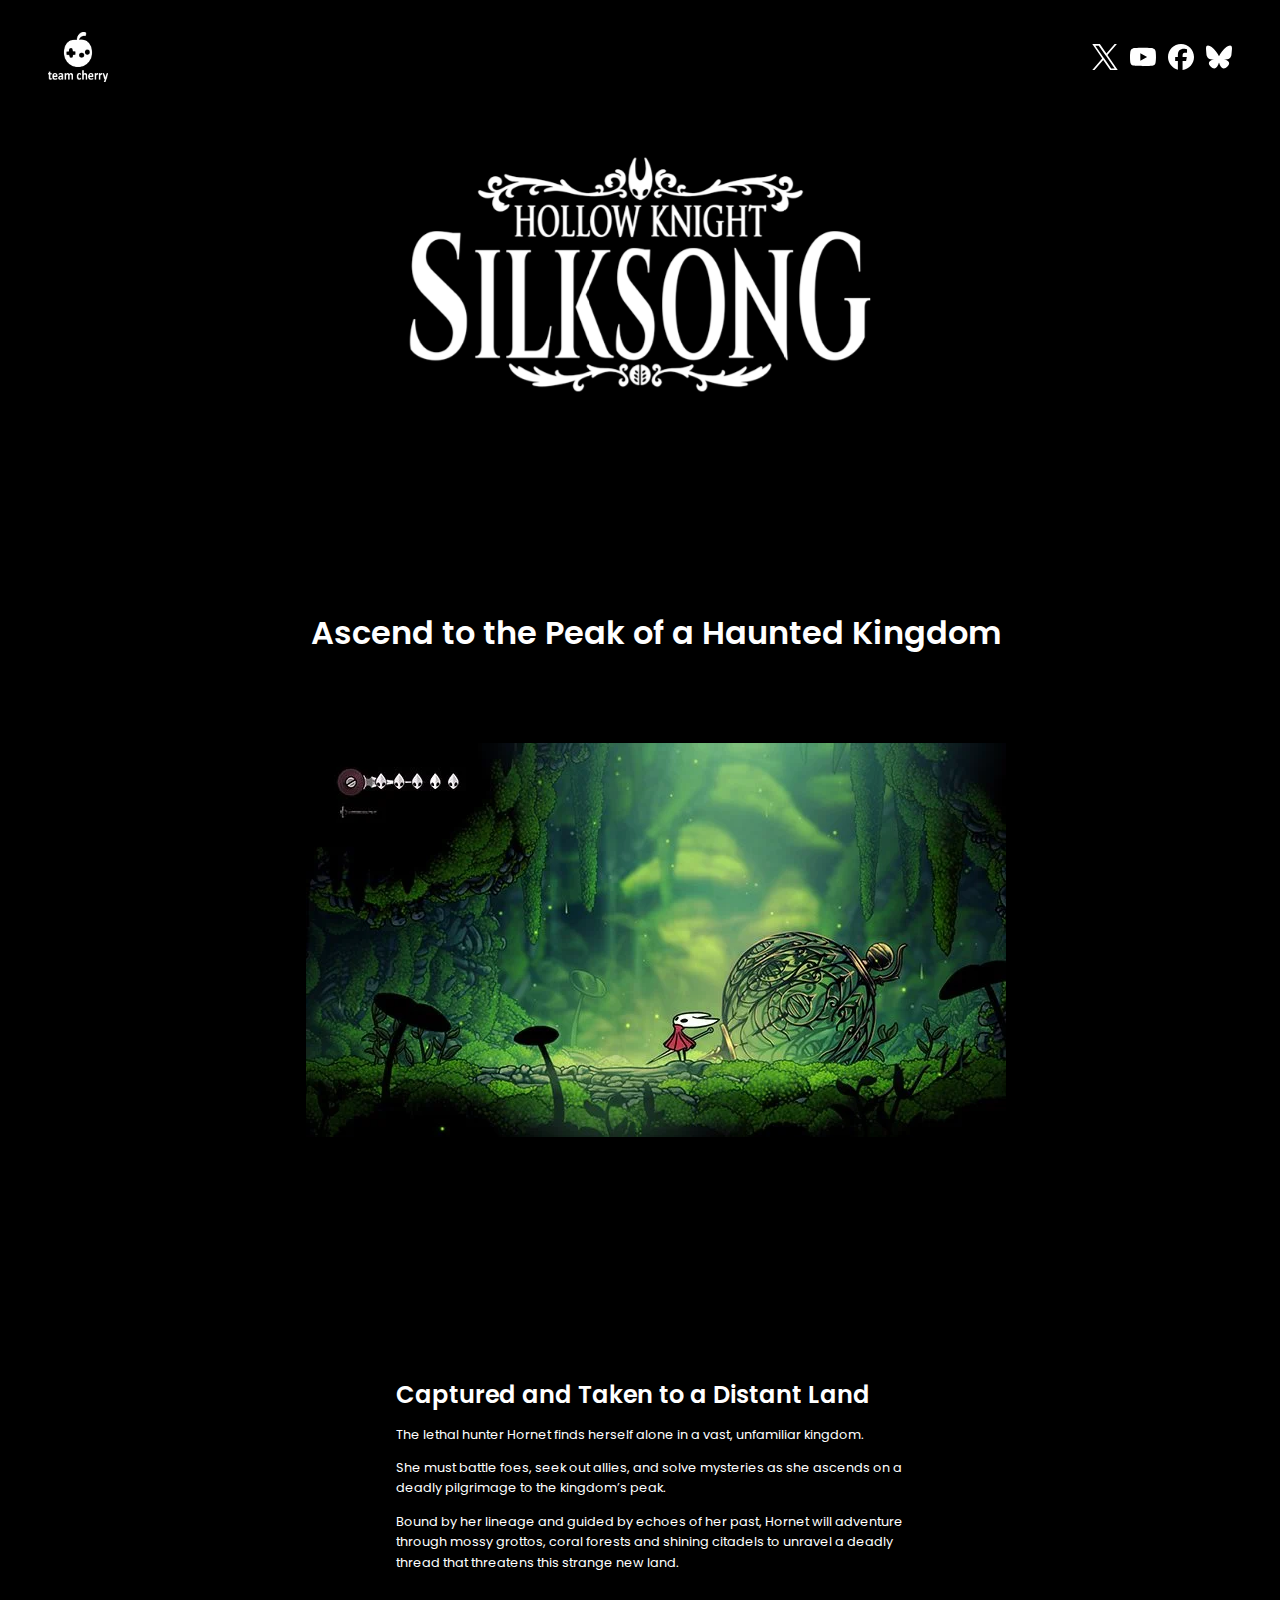
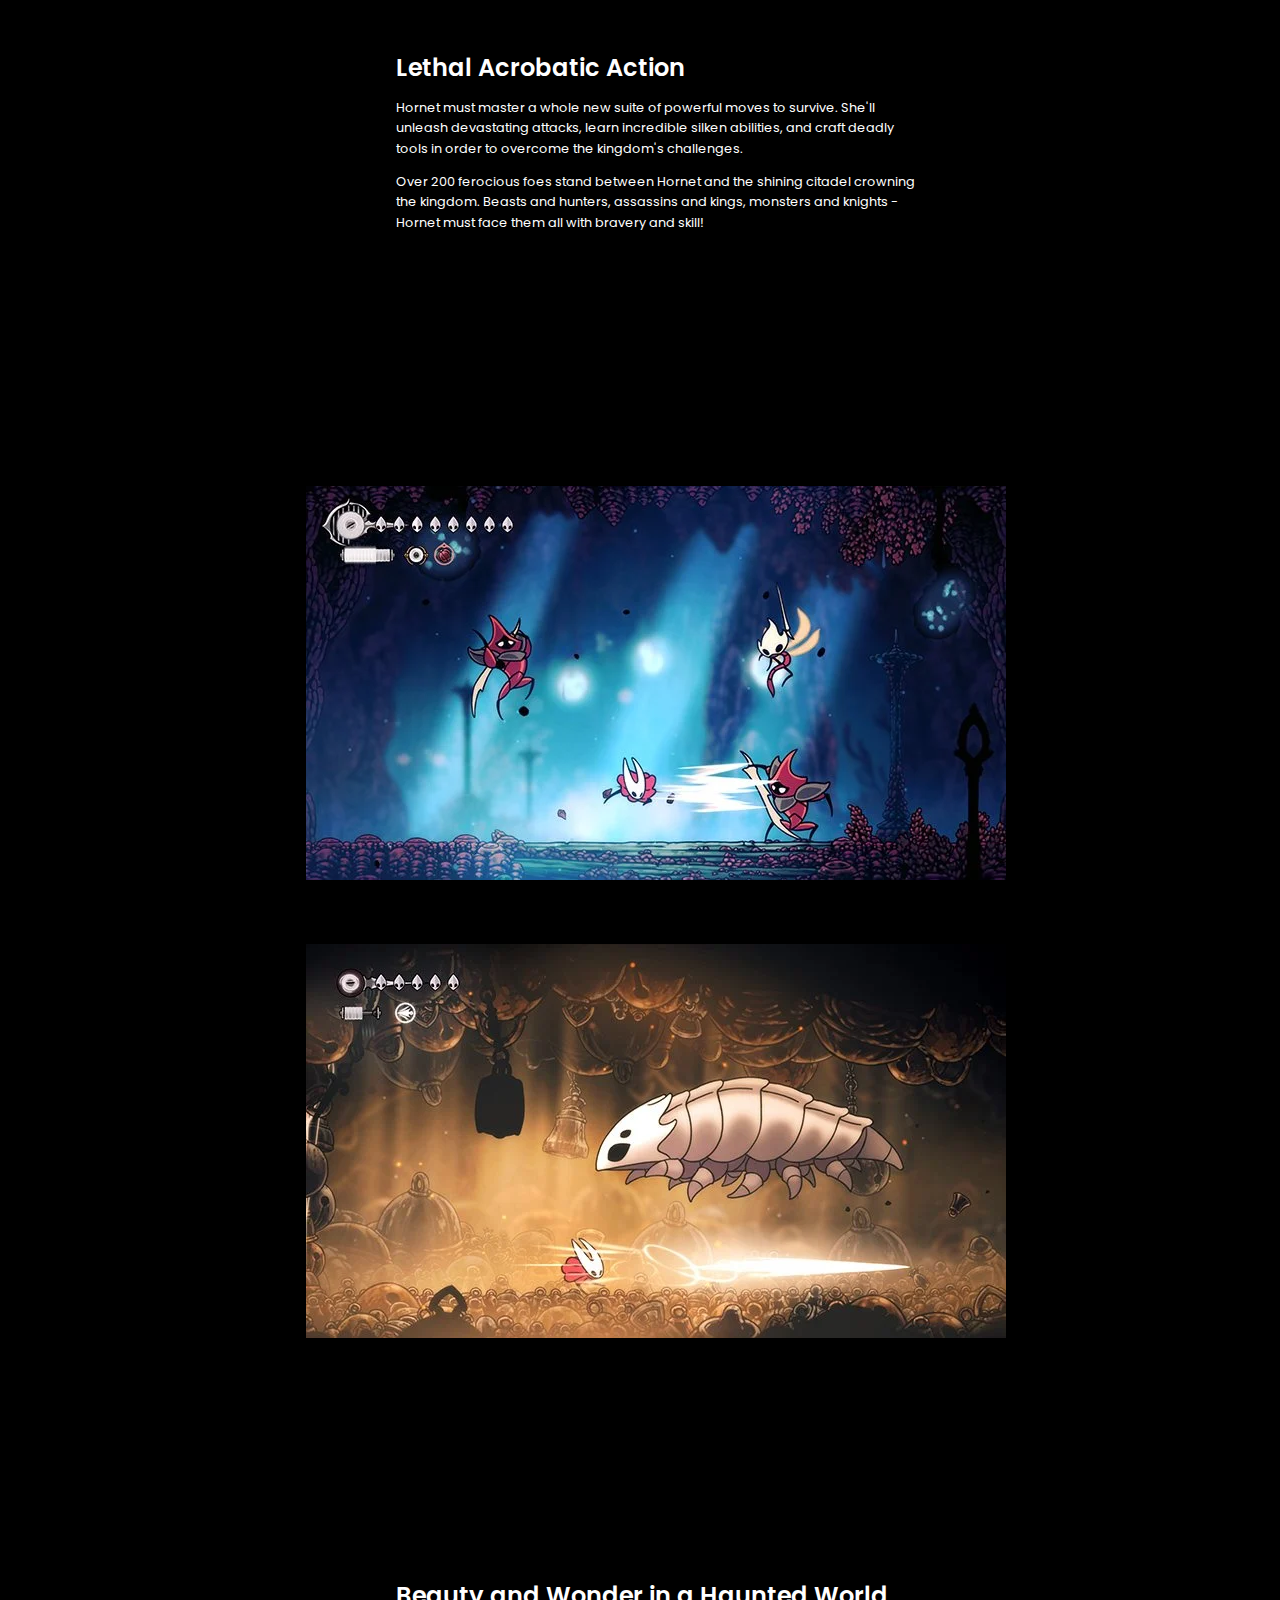
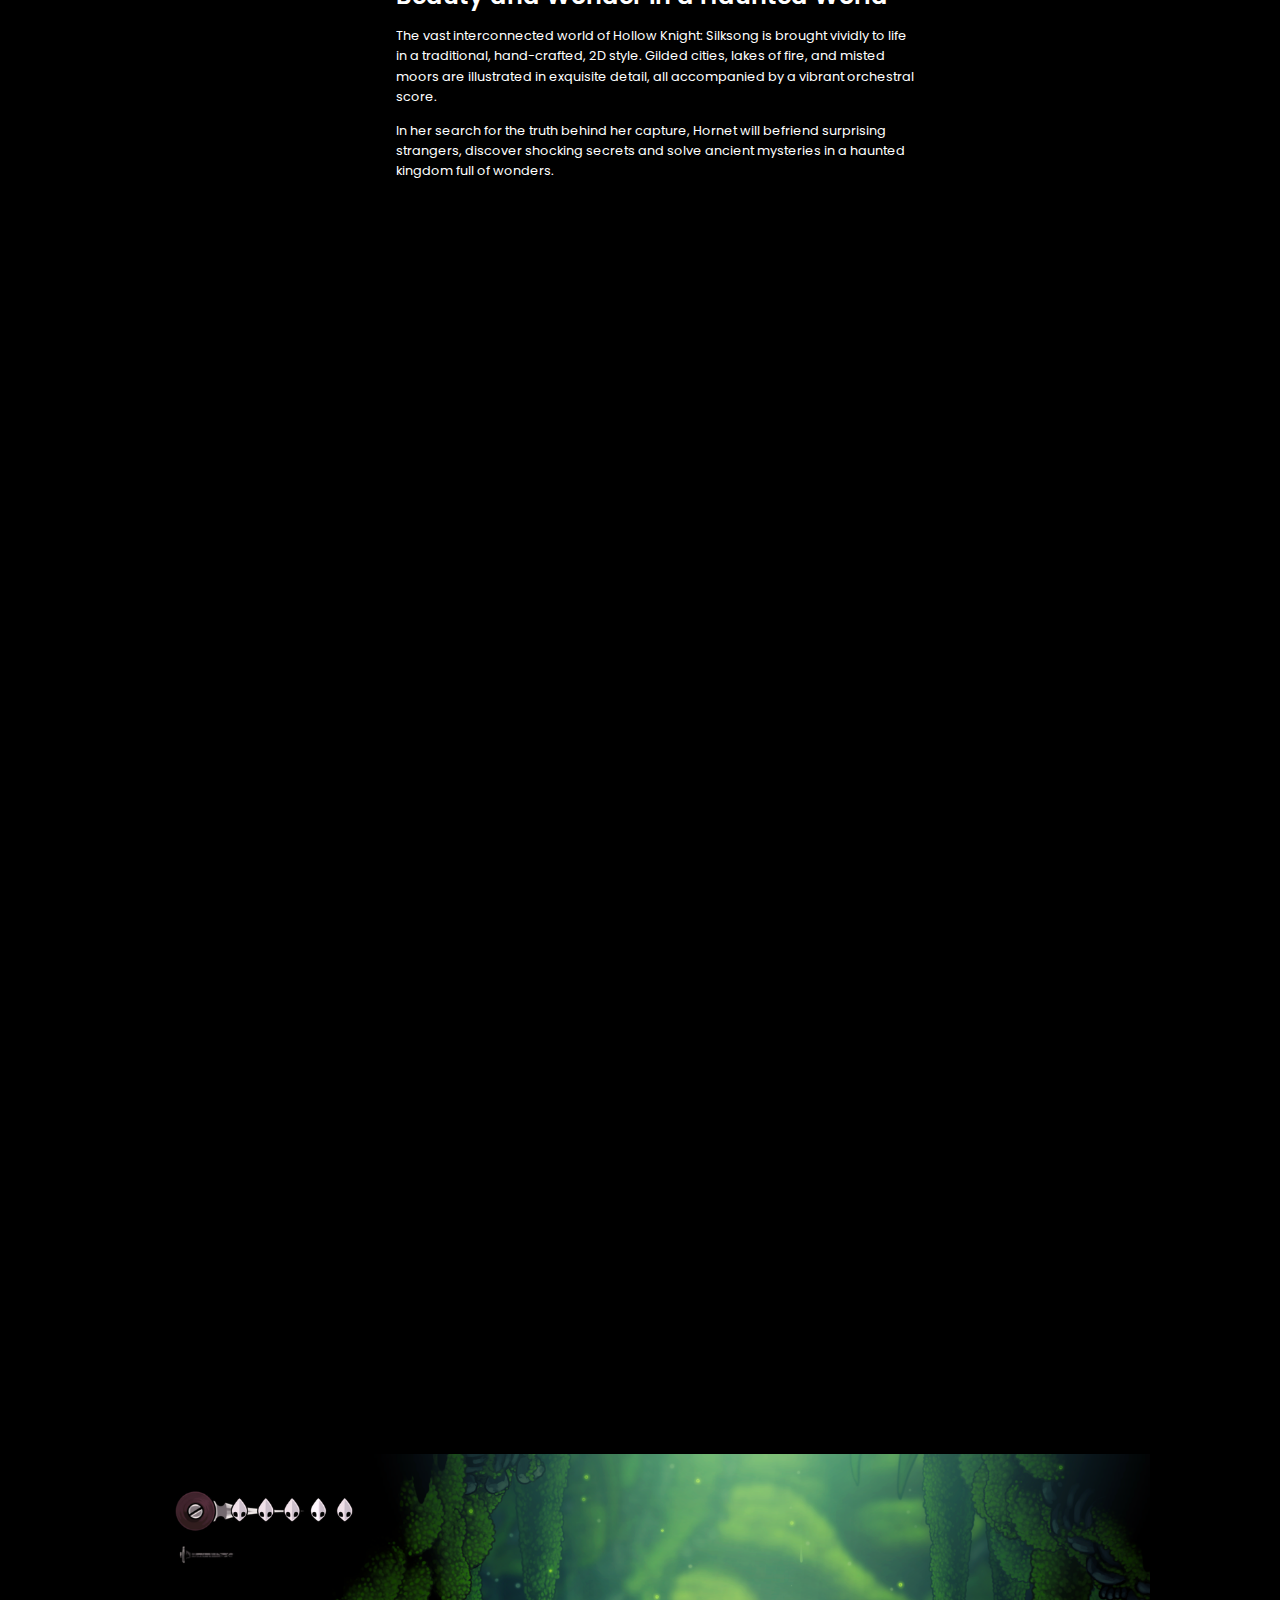
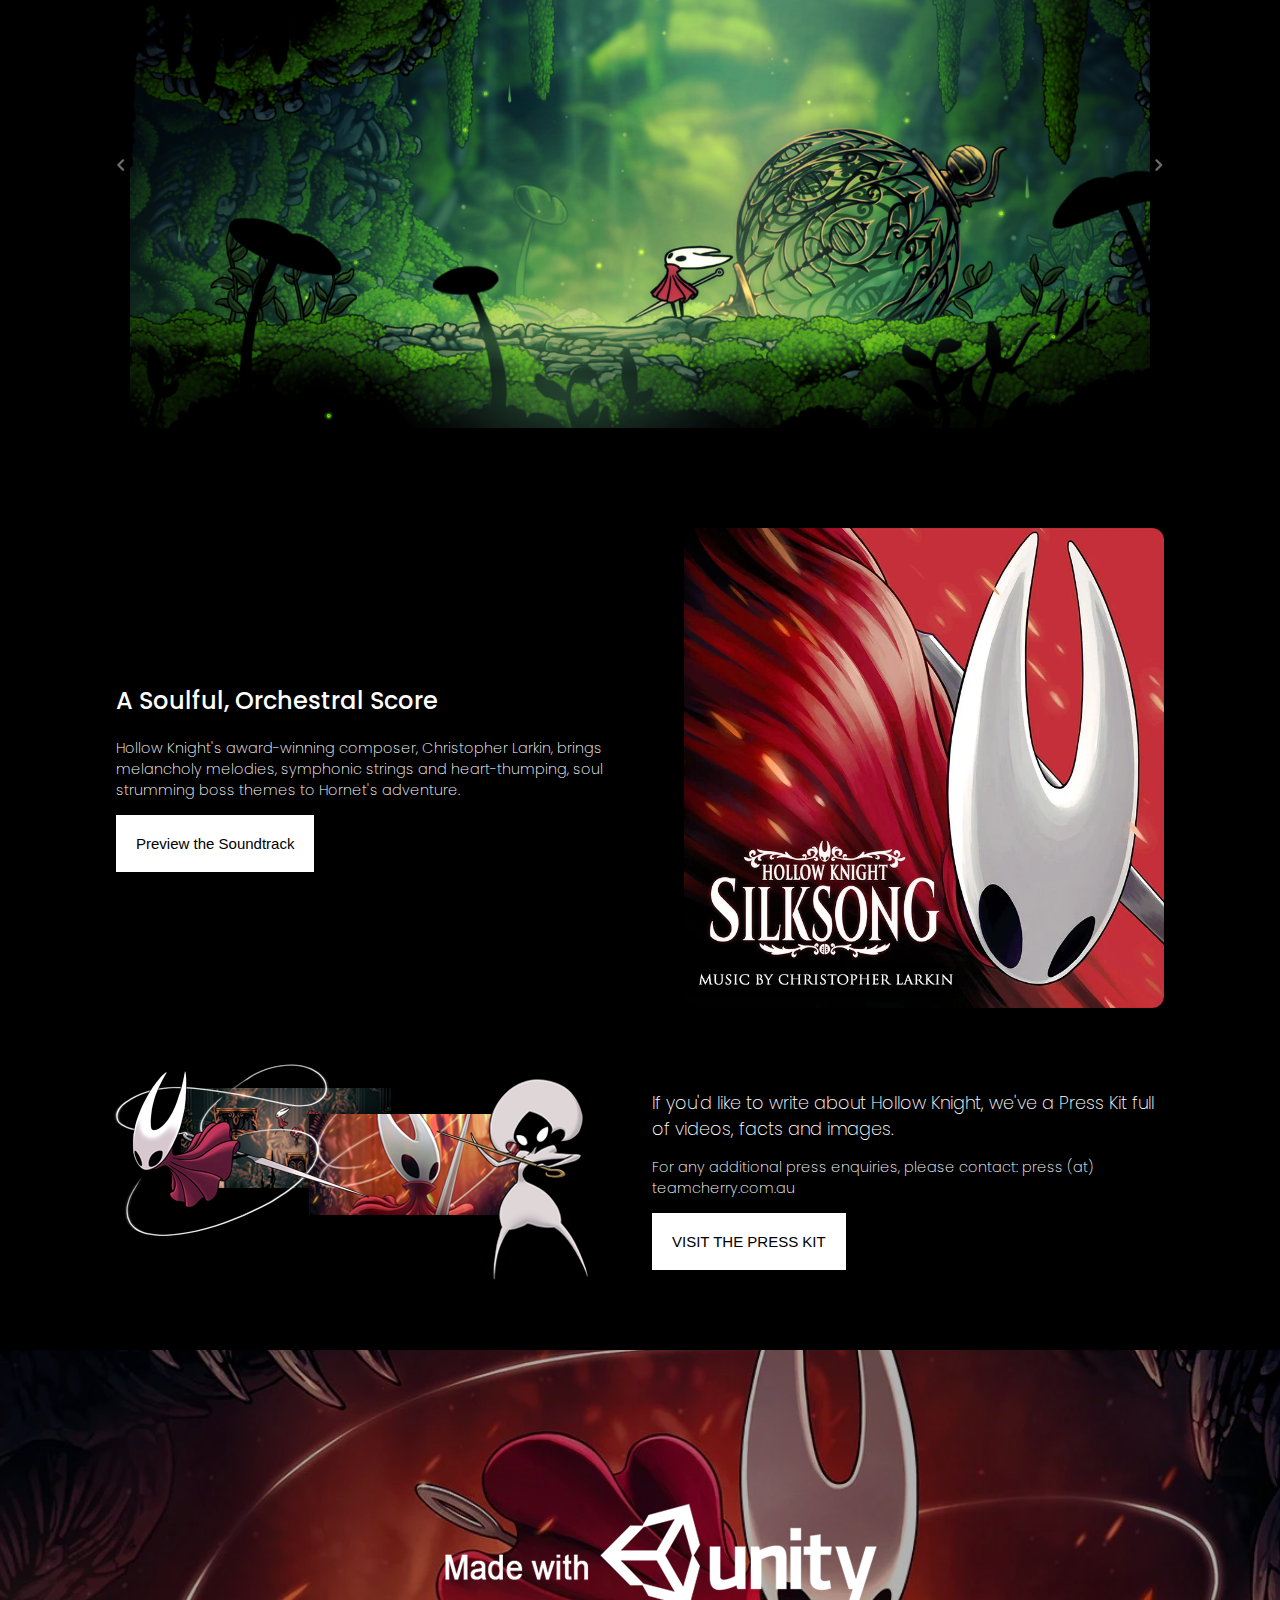
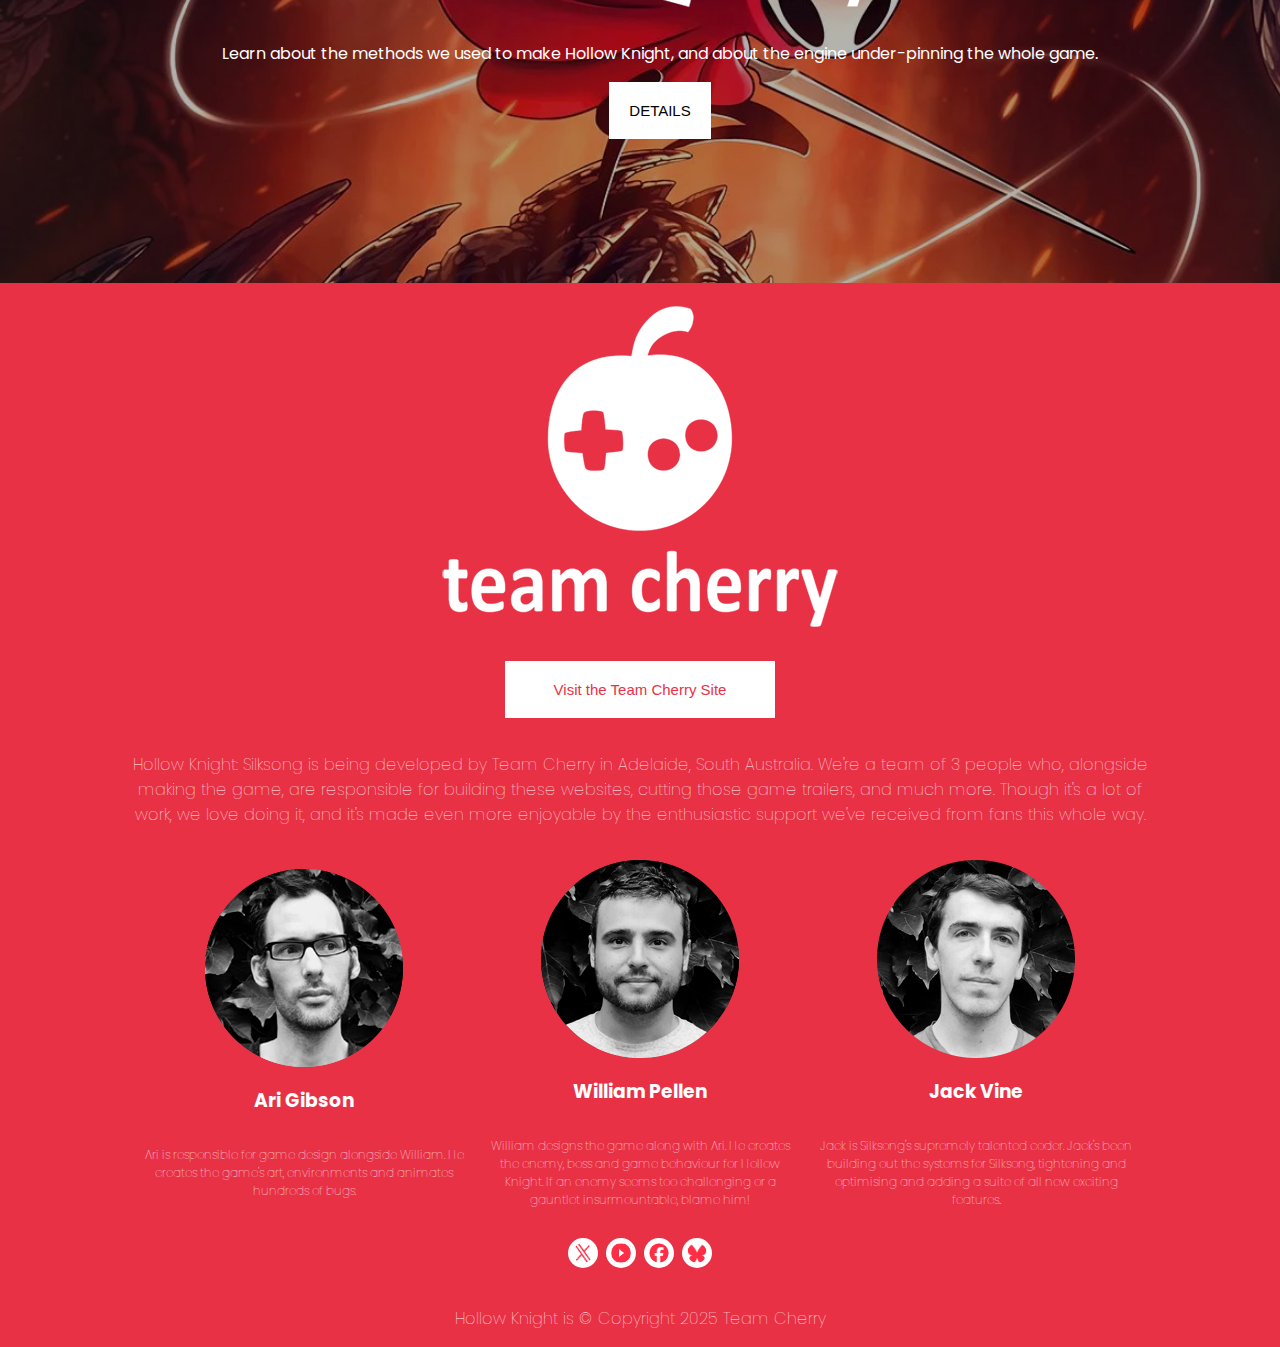
<file: index.html>
<!DOCTYPE html>
<html lang="en">
<head>
    <meta charset="UTF-8">
    <meta name="viewport" content="width=device-width, initial-scale=1.0">
    <title>Site Clone Hollow Knight Silksong</title>
    <link rel="stylesheet" href="./styles/hero.css">
    <link rel="stylesheet" href="./styles/about-game.css">
    <link rel="stylesheet" href="./styles/ytVideo.css">
    <link rel="stylesheet" href="./styles/plataforms.css">
    <link rel="stylesheet" href="./styles/carousel.css">
    <link rel="stylesheet" href="./styles/extras.css">
    <link rel="stylesheet" href="./styles/madeWithUnity.css">
    <link rel="stylesheet" href="./styles/teamCherry.css">
    <link rel="stylesheet" href="https://fonts.googleapis.com/css2?family=Material+Symbols+Rounded:opsz,wght,FILL,GRAD@24,400,1,0">

</head>
<body>
    <section class="hero">
        <div class="hero-video">
        <iframe
            src="https://www.youtube.com/embed/yQxwbZsL14Y?start=45&autoplay=1&mute=1&controls=0&showinfo=0&modestbranding=1&rel=0&loop=1&playlist=yQxwbZsL14Y&iv_load_policy=3"
            frameborder="0"
            allow="autoplay; encrypted-media"
            allowfullscreen
        ></iframe>
        </div>
        <div class="top-links">
            <img class="linkTCImage" src="./img/header/Team_Cherry_Logo_Big.webp" alt="">
            
            <div class="socialMedias">
                <a href="#"><img src="./img/svg/x.svg" alt=""></a>
                <a href="#"><img src="./img/svg/youtube.svg" alt=""></a>
                <a href="#"><img src="./img/svg/facebook.svg" alt=""></a>
                <a href="#"><img src="./img/svg/bluesky.svg" alt=""></a>
            </div>
        </div>
        <div class="logo-hero">
            <img src="./img/header/logo_main.webp" alt="logo">
        </div>
    </section>

    <section class="about-game">
        <div class="about-title">
            <h1>Ascend to the Peak of a Haunted Kingdom</h1>

        </div>
        <div class="about">
            <img src="./img/aboutGame/screen_small_03.webp" alt="">
            <div class="text-about">
                <h2>Captured and Taken to a Distant Land</h2>
                <p>The lethal hunter Hornet finds herself alone in a vast, unfamiliar kingdom.</p>
                <p>She must battle foes, seek out allies, and solve mysteries as she ascends on a deadly pilgrimage to the kingdom’s peak.</p>
                <p>Bound by her lineage and guided by echoes of her past, Hornet will adventure through mossy grottos, coral forests and shining citadels to unravel a deadly thread that threatens this strange new land.</p>
            </div>
        </div>
        <div class="about reverse">
            <div class="text-about">
                <h2>Lethal Acrobatic Action</h2>
                <p>Hornet must master a whole new suite of powerful moves to survive. She'll unleash devastating attacks, learn incredible silken abilities, and craft deadly tools in order to overcome the kingdom's challenges.</p>
                <p>Over 200 ferocious foes stand between Hornet and the shining citadel crowning the kingdom. Beasts and hunters, assassins and kings, monsters and knights - Hornet must face them all with bravery and skill!</p>
            </div>
            <img src="./img/aboutGame/screen_small_02.webp" alt="">
        </div>
        <div class="about">
            <img src="./img/aboutGame/screen_small_01.webp" alt="">
            <div class="text-about">
                <h2>Beauty and Wonder in a Haunted World</h2>
                <p>The vast interconnected world of Hollow Knight: Silksong is brought vividly to life in a traditional, hand-crafted, 2D style. Gilded cities, lakes of fire, and misted moors are illustrated in exquisite detail, all accompanied by a vibrant orchestral score.</p>
                <p>In her search for the truth behind her capture, Hornet will befriend surprising strangers, discover shocking secrets and solve ancient mysteries in a haunted kingdom full of wonders.</p>
            </div>
        </div>
    </section>
    
    <section class="ytVideo">
        <div class="video-wrapper">
          <iframe class="promoVideo"
            src="https://www.youtube.com/embed/6XGeJwsUP9c" 
            title="YouTube video player"
            frameborder="0"
            allow="accelerometer; autoplay; clipboard-write; encrypted-media; gyroscope; picture-in-picture"
            allowfullscreen>
          </iframe>
        </div>
      </section>
      
      <section class="plataforms">
        <div class="logos-plataforms">
            <img class="reveal" src="./img/logos/steam/store_logos__0004_Layer-8.webp" alt="">
            <img class="reveal" src="./img/logos/gogCom/store_logos__0006_Layer-3.webp" alt="">
            <img class="reveal" src="./img/logos/humbleStore/store_logos__0003_Layer-4.webp" alt="">
            <img class="reveal" src="./img/logos/ps4/PS4+Logo.webp" alt="">
            <img class="reveal" src="./img/logos/ps5/PS5_Logo_White.webp" alt="">
            <img class="reveal" src="./img/logos/xboxLogo/XboxGamePass_2020_stack_Grn_RGB+50p.webp" alt="" style="width: 20em; height: 15em;">
            <img class="reveal" src="./img/logos/nintendoSwitch/switch_logo_new.webp" alt="">
            <img class="reveal" src="./img/logos/nintendoSwitch2/switch2_logo_new.webp" alt="">   
        </div>
      </section>

      <section class="carousel">
        <div class="carousel-track">
            <div class="slide active"><img src="./img/carousel/01_grotto.webp"></div>
            <div class="slide"><img src="./img/carousel/01_grotto.webp"></div>
            <div class="slide"><img src="./img/carousel/09a_peak.webp"></div>
            <div class="slide"><img src="./img/carousel/03_chambers.webp"></div>
            <div class="slide"><img src="./img/carousel/06_greymoor.webp"></div>
            <div class="slide"><img src="./img/carousel/11_lace.webp"></div> 
        </div>

        <button class="carousel-btn prev" aria-label="Previous slide">
          <span class="material-symbols-rounded">chevron_left</span>
        </button>
        <button class="carousel-btn next" aria-label="Next slide">
          <span class="material-symbols-rounded">chevron_right</span>
        </button>
    </section>

    <section class="extras">
        <div class="soundtrack">
            <div class="text-extra">
                <h2>A Soulful, Orchestral Score</h2>
                <p>Hollow Knight's award-winning composer, Christopher Larkin, brings melancholy melodies, symphonic strings and heart-thumping, soul strumming boss themes to Hornet's adventure.</p>
                <button>Preview the Soundtrack</button>
            </div>
            <img class="soundtrack-img" src="./img/soundtrack/Soundtrack_square.webp" alt="">
        </div>
        <div class="pressKit">
            <img class="pressKit-img" src="./img/pressKit/press_kit.webp" alt="">
            <div class="text-extra">
                <h2>If you'd like to write about Hollow Knight, we've a Press Kit full of videos, facts and images.</h2>
                <p>For any additional press enquiries, please contact: press (at) teamcherry.com.au</p>
                <button>VISIT THE PRESS KIT</button>
            </div>
        </div>
    </section>
    
    <section class="madeWithUnity-container">
        <div class="madeWithUnity">
            <img src="./img/unity/made_with_unity.webp">
            <p>Learn about the methods we used to make Hollow Knight, and about the engine under-pinning the whole game.</p>
            <button>DETAILS</button>
        </div>
    </section>

    <section class="teamCherry-container">
        <div class="teamCherry">
            <img src="./img/teamCherry/tc.webp" alt="">
            <button>Visit the Team Cherry Site</button>
            <p>Hollow Knight: Silksong is being developed by Team Cherry in Adelaide, South Australia. We're a team of 3 people who, alongside making the game, are responsible for building these websites, cutting those game trailers, and much more. Though it's a lot of work, we love doing it, and it's made even more enjoyable by the enthusiastic support we've received from fans this whole way.</p>
            <div class="members">
                <div class="member">
                    <img src="./img/teamCherry/new_icons_0000_Layer-3.webp" alt="">
                    <h3>Ari Gibson</h3>
                    <p>Ari is responsible for game design alongside William. He creates the game's art, environments and animates hundreds of bugs.</p>
                </div>
                <div class="member">
                    <img src="./img/teamCherry/new_icons_0001_Layer-1.webp" alt="">
                    <h3>William Pellen</h3>
                    <p>William designs the game along with Ari. He creates the enemy, boss and game behaviour for Hollow Knight. If an enemy seems too challenging or a gauntlet insurmountable, blame him!</p>
                </div>
                <div class="member">
                    <img src="./img/teamCherry/Jack_v02blackandwhite.webp" alt="">
                    <h3>Jack Vine</h3>
                    <p>Jack is Silksong's supremely talented coder. Jack's been building out the systems for Silksong, tightening and optimising and adding a suite of all new exciting features..</p>
                </div>
            </div>
            <div class="social-container">
                <div class="social">
                    <a href="#"><img src="img/svg/x.png" alt=""></a>
                    <a href="#"><img src="img/svg/youtube.png" alt=""></a>
                    <a href="#"><img src="img/svg/facebook.png" alt=""></a>
                    <a href="#"><img src="img/svg/bluesky.png" alt=""></a>
                </div>
            </div>
            <p style="margin-bottom: 1em;">Hollow Knight is © Copyright 2025 Team Cherry</p>
        </div>
    </section>
      
</body>

    <script src="./custom/custom.js"></script>
</html>
</file>
<file: styles/hero.css>
@import url('https://fonts.googleapis.com/css2?family=Poppins:wght@300;400;500;600;700&display=swap');

h1, h2, h3, p{
    font-family: 'Poppins', sans-serif;
}

body, html{
    width: 100%;
    min-height: 100%;
    overflow-x: hidden;
    margin: 0;
    background-color: black;
}

.hero {
    position: relative;  
    width: 100%;
    height: 60vh;
    overflow: hidden;
    border: 0;  
}

.hero-video {
    position: absolute;
    inset: 0;
    z-index: 0;
    overflow: hidden;
    border: 0;  
}

.hero-content {
    position: relative;
    z-index: 1;
    border: 1px solid red;
    display: flex;
    justify-content: center;  
    align-items: center;
}

.hero-video iframe {
    position: absolute;
    top: 50%;
    left: 50%;
    width: 190%;
    height: 190%;
    min-width: 120%;
    min-height: 120%;
    transform: translate(-50%, -50%);
    pointer-events: none;
    border: 0;
}

.linkTCImage{    
    width: 60px;
    height: 50px;
}

.top-links{
    display: flex;
    flex-direction: row;
    align-items: center;
    justify-content: space-between;
    position: relative;
    z-index: 1;
    margin: 2em 3em 4em 3em;
}

.logo-hero{
    display: flex;
    align-items: center;
    justify-content: center;
    position: relative;
    z-index: 1;
}

.logo-hero img{
    width: 31em;
    max-width: 90vw;
    height: auto;
}

.socialMedias{
    display: flex;
    flex-direction: row;
    align-items: center;
    gap: 12px;
    position: relative;
    z-index: 1;
    background: transparent;
}

.socialMedias img{
    width: 26px;
    height: 26px;
    display: block;
    object-fit: contain;
    filter: brightness(0) invert(1);
}

@media (max-width: 1024px) {
    .logo-hero img{
        width: 24em;
        max-width: 100vw;
    }
}

@media (max-width: 768px) {
    .logo-hero{
        justify-content: center;
    }
    .logo-hero img{
        width: 18em;
        max-width: 82vw;
    }
}
</file>
<file: styles/about-game.css>
.about-game{
    display: flex;
    flex-direction:column;
    align-items: center;
    justify-content: center;
    padding: 3rem 1rem;
    color: white;
    width: 100%; 
    height: 100%;
    gap: 4em;
    margin: 0 auto 2rem;
}

.about-title{
    display: flex;
    align-items: center;
    justify-content: center;
    width: 100%;
    font-size: 100%;
}

.about-game h1{
    font-weight: 600;
}

.about-game h2{
    padding: 0;
    margin: 0;
    font-weight: 600;
}

.about{
    width: 80%;
    display: flex;
    flex-wrap: wrap;
    align-items: center;
    justify-content: center;
    gap: 15rem;
    border: 0;
}

.text-about {
    flex: 1; 
    min-width: 260px;
    max-width: 520px;
}

.text-about p {
    font-size: 0.8rem;
    line-height: 1.6;
}

@media (max-width: 900px) {
  .about {
      flex-direction: column;
      text-align: center;
      gap: 2em;
  }

  .reverse{
      flex-direction: column-reverse;
  }

  .about img {
      width: 100%;
  }

  .text-about {
      max-width: 640px;
  }
}

@media (max-width: 768px) {
    .about-game h1{
        position: relative;
        left: -10px;
        font-size: 2em;
        font-weight: 600;
    }

}
</file>
<file: styles/ytVideo.css>
.ytVideo{
    display: flex;
    align-items: center;
    justify-content: center;
    width: 100vw;
    height: 50vh;
}

.video-wrapper{
    width: 50%;
    height: 100%;
}

.promoVideo{
    width: 100%;
    height: 100%;
}

@media (max-width: 900px) {
  .video-wrapper{
      width: 100vw;
  }

  .logos-plataforms img{
      width: 200px;
  }
}
</file>
<file: styles/plataforms.css>
.plataforms{
    display: flex;
    align-items: center;
    justify-content: center;
}

.logos-plataforms{
    margin-top: 5em;
    display: flex;
    flex-direction: row;
    align-items: center;
    justify-content: center;
    flex-wrap: wrap;
    width: 90%;
}

.reveal {
    opacity: 0;
    transform: translateY(20px);
    transition: all 0.8s ease;
}

.reveal.visible {
    opacity: 1;
    transform: translateY(0);
}

@media (max-width: 900px) {
  .logos-plataforms img{
      width: 200px;
  }
}
</file>
<file: styles/carousel.css>
.carousel{
    position: relative;
    width: 100%;
    max-width: 1100px;
    margin: 40px auto;
    overflow: hidden;
    display: flex;
    align-items: center;
    justify-content: center;
}

.carousel-track{
    display: flex;
    transition: transform 0.6s ease;
}

.slide{
    min-width: 100%;
    padding: 40px;
    box-sizing: border-box;
    text-align: center;
    font-size: 2rem;
}

.slide img{
    width: 100%;
    display: block;
    object-fit: cover;
}

.carousel-btn {
    position: absolute;
    top: 50%;
    width: 48px;
    height: 48px;
    display: flex;
    align-items: center;
    justify-content: center;
    border: none;
    background: transparent;
    color: #707070;
    border-radius: 14px;
    cursor: pointer;
    box-shadow: none;
    backdrop-filter: none;
    font-weight: 100;
}

.carousel-btn.prev { left: 7px; }
.carousel-btn.next { right: 7px; }

.material-symbols-rounded {
    font-variation-settings: 'FILL' 1, 'wght' 500, 'GRAD' 0, 'opsz' 32;
    font-size: 28px;
    line-height: 1;
}
</file>
<file: styles/extras.css>
.extras{
    display: flex;
    flex-direction: column;
    gap: 3em;
    padding: 20px 24px 60px;
    max-width: 1200px;
    margin: 0 auto;
}
.soundtrack,.pressKit{
    color: white;
    font-weight: 200;
    display: flex;
    gap: 3em;
    align-items: center;
    justify-content: space-between;
    flex-wrap: wrap;
    margin: 0 auto;
}

.soundtrack p,.pressKit p{
    font-size: 0.9em;
}

.soundtrack h2{
    font-weight: 500;
}

.soundtrack-img{
    width: 30em;
    height: auto;
    border-radius: 12px;
    object-fit: cover;
}

.pressKit h2{
    font-size: 1.1em;
    font-weight: 200;
}

.pressKit button, .soundtrack button{
    color: black;
    background-color: white;
    padding: 20px;
    font-size: 15px;
    font-weight: 500;
    border: none;
    cursor: pointer;
    opacity: 1;
    transition: opacity 0.2s ease;
}

.pressKit button:hover, .soundtrack button:hover{
    opacity: 0.8;
}

.pressKit button:active, .soundtrack button:active{
    opacity: 0.65;
}

.text-extra{
    flex: 1 1 260px;
    max-width: 520px;
}

@media (max-width: 900px) {
    .soundtrack{
        flex-direction: column-reverse;
        align-items: center;
        justify-content: center;
        gap: 1rem;
    }
    .pressKit{
        gap: 1em;
    }

    .soundtrack-img{
        width: 20em;
    }

    .pressKit-img{
        width: 25em;
    }
}
</file>
<file: styles/madeWithUnity.css>
.madeWithUnity-container{
    width: 100%;
    min-height: 45vh;
    display: flex;
    align-items: center;
    justify-content: center;
    position: relative;
    overflow: hidden;
    padding: clamp(32px, 6vw, 64px) 20px;
}

.madeWithUnity-container::before{
    content: "";
    position: absolute;
    inset: 0;
    background: url(../img/unity/new-bg.webp) center/cover no-repeat;
    opacity: 0.7;
    pointer-events: none;
    z-index: 0;
}
.madeWithUnity{
    width: 80%;
    display: flex;
    align-items: center;
    justify-content: center;
    flex-direction: column;
    flex-wrap: wrap;
    color: white;
    text-align: center;
    position: relative;
    z-index: 1;
}

.madeWithUnity button:hover{
    opacity: 0.8;
}

.madeWithUnity button{
    color: black;
    background-color: white;
    padding: 20px;
    font-size: 15px;
    font-weight: 500;
    border: none;
    cursor: pointer;
    opacity: 1;
    transition: opacity 0.2s ease;
}

@media (max-width: 768px){
    .madeWithUnity-container{
        min-height: auto;
        height: auto;
        padding: 48px 24px;
    }

    .madeWithUnity{
        width: 100%;
        gap: 12px;
    }

    .madeWithUnity img{
        width: 65%;
        max-width: 260px;
    }
}
</file>
<file: styles/teamCherry.css>
.teamCherry-container{
    width:100%;
    background-color: #e93146;
    display: flex;
    flex-direction: column;
    align-items: center;
    justify-content: center;
}

.teamCherry{
    width: 80%;
    height: 100%;
    display: flex;
    flex-direction: column;
    align-items: center;
    gap: 1.1em;
}

.teamCherry button{
    width: 18em;
    color: #e93146;
    background-color: white;
    padding: 20px;
    font-size: 15px;
    font-weight: 500;
    border: none;
    cursor: pointer;
    opacity: 1;
    transition: opacity 0.2s ease;
}

.teamCherry button:hover{
    opacity: 0.8;
}

.teamCherry p{
    text-align: center;
    color: white;
    font-weight: 100;
}

.members{
    display: flex;
    flex-direction: row;
    gap: 1em;
    align-items: center;
    justify-content: center;

}

.member{
    width: 20em;
    display: flex;
    flex-direction: column;
    align-items: center;
    color: white;
}

.member p{
    font-size: 12px;
}

.social-container{
    width: 25%;
}

.social{
    display: flex;
    align-items: center;
    justify-content: center;
    gap: 0.5em;
}

.social img{
    color: #e93146;
    width: 20px;
    height: 20px;
    padding: 5px;
    background-color: white;
    border-radius: 100%;
    transition: opacity 0.2s ease;
    opacity: 1;
}

.social img:hover{
    opacity: 0.6;
}

@media (max-width: 900px) {
    .members{
        flex-wrap: wrap;
    }

    .TCLogo{
        width: 80vw;
        border: 1px solid black;
    }
}
</file>
